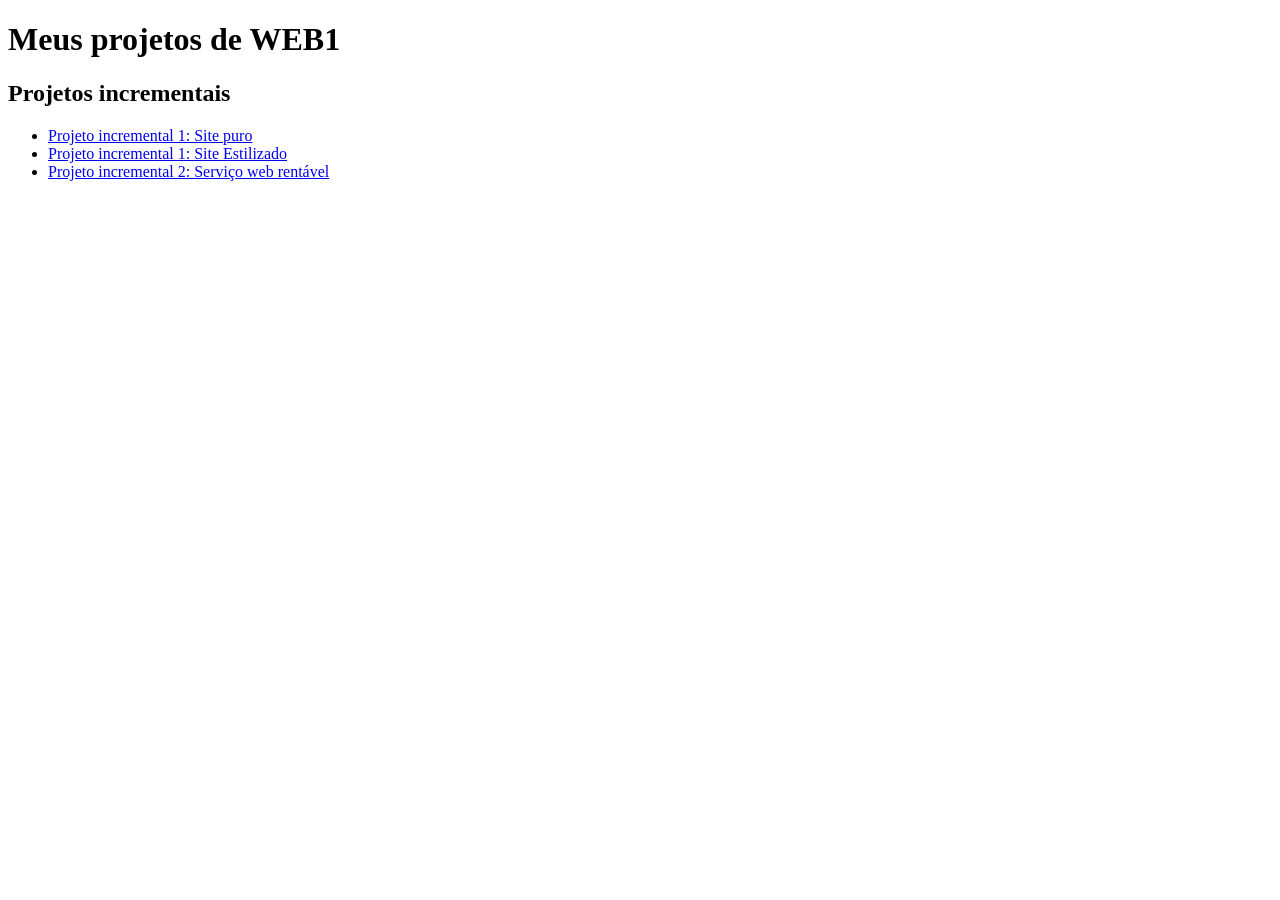
<file: index.html>
<!DOCTYPE html>
<html lang="pt-br">
<head>
    <meta charset="UTF-8">
    <meta name="viewport" content="width=device-width, initial-scale=1.0">
    <title>Meus projetos - WEB1</title>
</head>
<body>
    <h1>Meus projetos de WEB1</h1>

    <h2>Projetos incrementais</h2>

    <ul>
        <li>
            <a href="./projeto_incremental1_sitepuro/index.html">
                Projeto incremental 1: Site puro
            </a>
        </li>
        <li>
            <a href="./projeto_incremental1_siteestilizado/index.html">
                Projeto incremental 1: Site Estilizado
            </a>
        </li>
        <li>
            <a href="./Projeto_incremental2_comparador_textos/index.html">
                Projeto incremental 2: Serviço web rentável
            </a>
        </li>
    </ul>
</body>
</html>
</file>
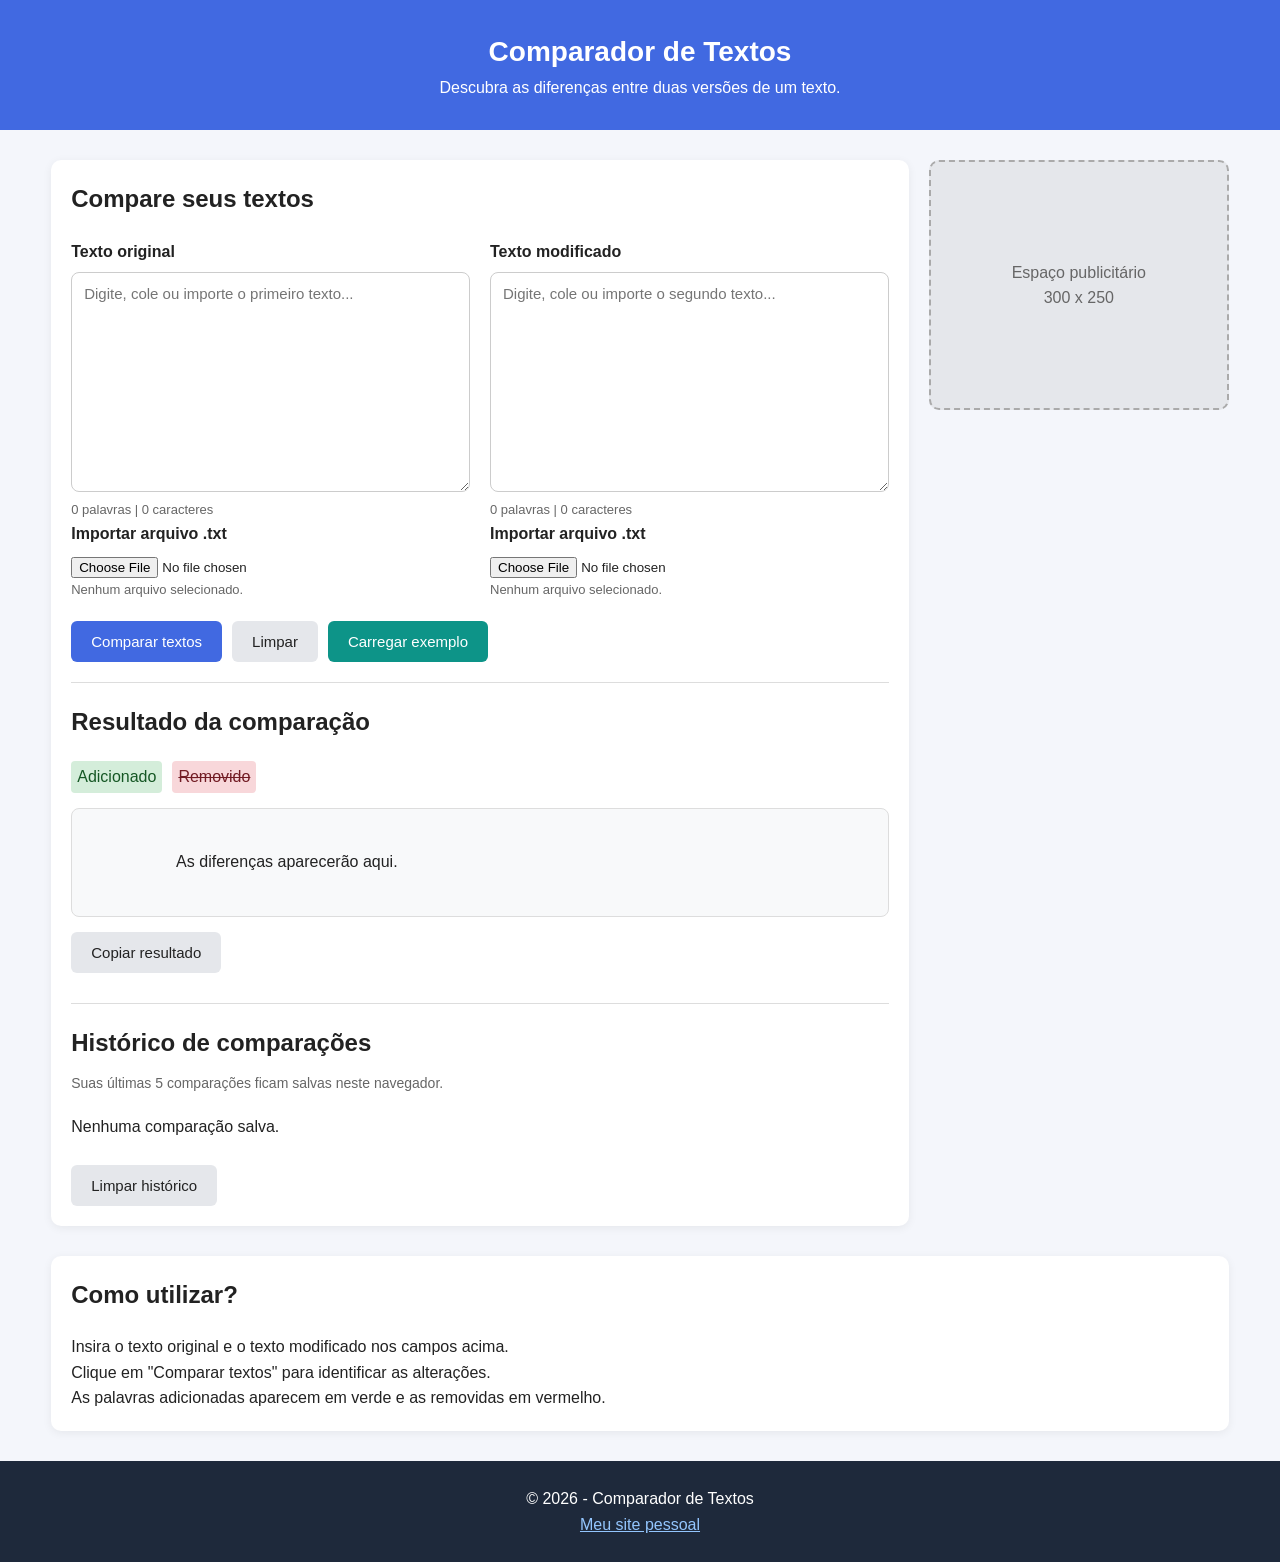
<file: comparador_textos/index.html>
<!DOCTYPE html>
<html lang="pt-BR">
<head>
    <meta charset="UTF-8">
    <meta name="viewport" content="width=device-width, initial-scale=1.0">

    <meta name="description" content="Compare dois textos online e descubra rapidamente as diferenças entre eles.">

    <title>Comparador de Textos Online</title>
    <link rel="stylesheet" href="style.css">
    <script src="script.js" defer></script>
</head>
<body>

    <header>
        <h1>Comparador de Textos</h1>
        <p>Descubra as diferenças entre duas versões de um texto.</p>
    </header>

    <main>
        <section class="ferramenta">
            <h2>Compare seus textos</h2>

            <div class="campos">

                <!-- TEXTO ORIGINAL -->
                <div class="campo">
                    <label for="texto1">Texto original</label>

                    <textarea
                        id="texto1"
                        placeholder="Digite, cole ou importe o primeiro texto..."></textarea>

                    <p id="contador1">0 palavras | 0 caracteres</p>

                    <label for="arquivo1" class="botao-arquivo">
                        Importar arquivo .txt
                    </label>

                    <input
                        type="file"
                        id="arquivo1"
                        accept=".txt,text/plain"
                        class="input-arquivo"
                    >

                    <p id="nomeArquivo1" class="nome-arquivo">
                        Nenhum arquivo selecionado.
                    </p>
                </div>

                <!-- TEXTO MODIFICADO -->
                <div class="campo">
                    <label for="texto2">Texto modificado</label>

                    <textarea
                        id="texto2"
                        placeholder="Digite, cole ou importe o segundo texto..."></textarea>

                    <p id="contador2">0 palavras | 0 caracteres</p>

                    <label for="arquivo2" class="botao-arquivo">
                        Importar arquivo .txt
                    </label>

                    <input
                        type="file"
                        id="arquivo2"
                        accept=".txt,text/plain"
                        class="input-arquivo"
                    >

                    <p id="nomeArquivo2" class="nome-arquivo">
                        Nenhum arquivo selecionado.
                    </p>
                </div>

            </div>
            
            <div class="botoes">
                <button id="comparar">Comparar textos</button>

                <button id="limpar" class="secundario">
                    Limpar
                </button>

                <button id="carregarExemplo" class="secundario">
                    Carregar exemplo
                </button>
            </div>

            <p id="statusExemplo" role="status" aria-live="polite"></p>


            <section class="resultado">
                <h2>Resultado da comparação</h2>

                <div class="legenda">
                    <span class="adicionado">Adicionado</span>
                    <span class="removido">Removido</span>
                </div>

                <div id="resultadoTexto" aria-live="polite">
                    As diferenças aparecerão aqui.
                </div>

                <button id="copiar" class="secundario">
                    Copiar resultado
                </button>
                <div id="notificacao" class="notificacao" role="status" aria-live="polite"></div>

                <div class="historico">
                    <h2>Histórico de comparações</h2>

                    <p class="descricao-historico">
                        Suas últimas 5 comparações ficam salvas neste navegador.
                    </p>

                    <div id="listaHistorico">
                        <p>Nenhuma comparação salva.</p>
                    </div>

                    <button id="limparHistorico" class="secundario">
                        Limpar histórico
                    </button>
                </div>
            </section>
        </section>

        <aside class="anuncio">
            <p>Espaço publicitário</p>
            <span>300 x 250</span>
        </aside>
    </main>

    <section class="instrucoes">
        <h2>Como utilizar?</h2>
        <p>Insira o texto original e o texto modificado nos campos acima.</p>
        <p>Clique em "Comparar textos" para identificar as alterações.</p>
        <p>As palavras adicionadas aparecem em verde e as removidas em vermelho.</p>
    </section>

    <footer>
        <p>© 2026 - Comparador de Textos</p>
        <a href="https://gabrieldelimapereira4535.github.io/WEB1_UTFPR/projeto_incremental2/index.html"
           target="_blank" rel="noopener noreferrer">
            Meu site pessoal
        </a>
    </footer>

</body>
</html>
</file>
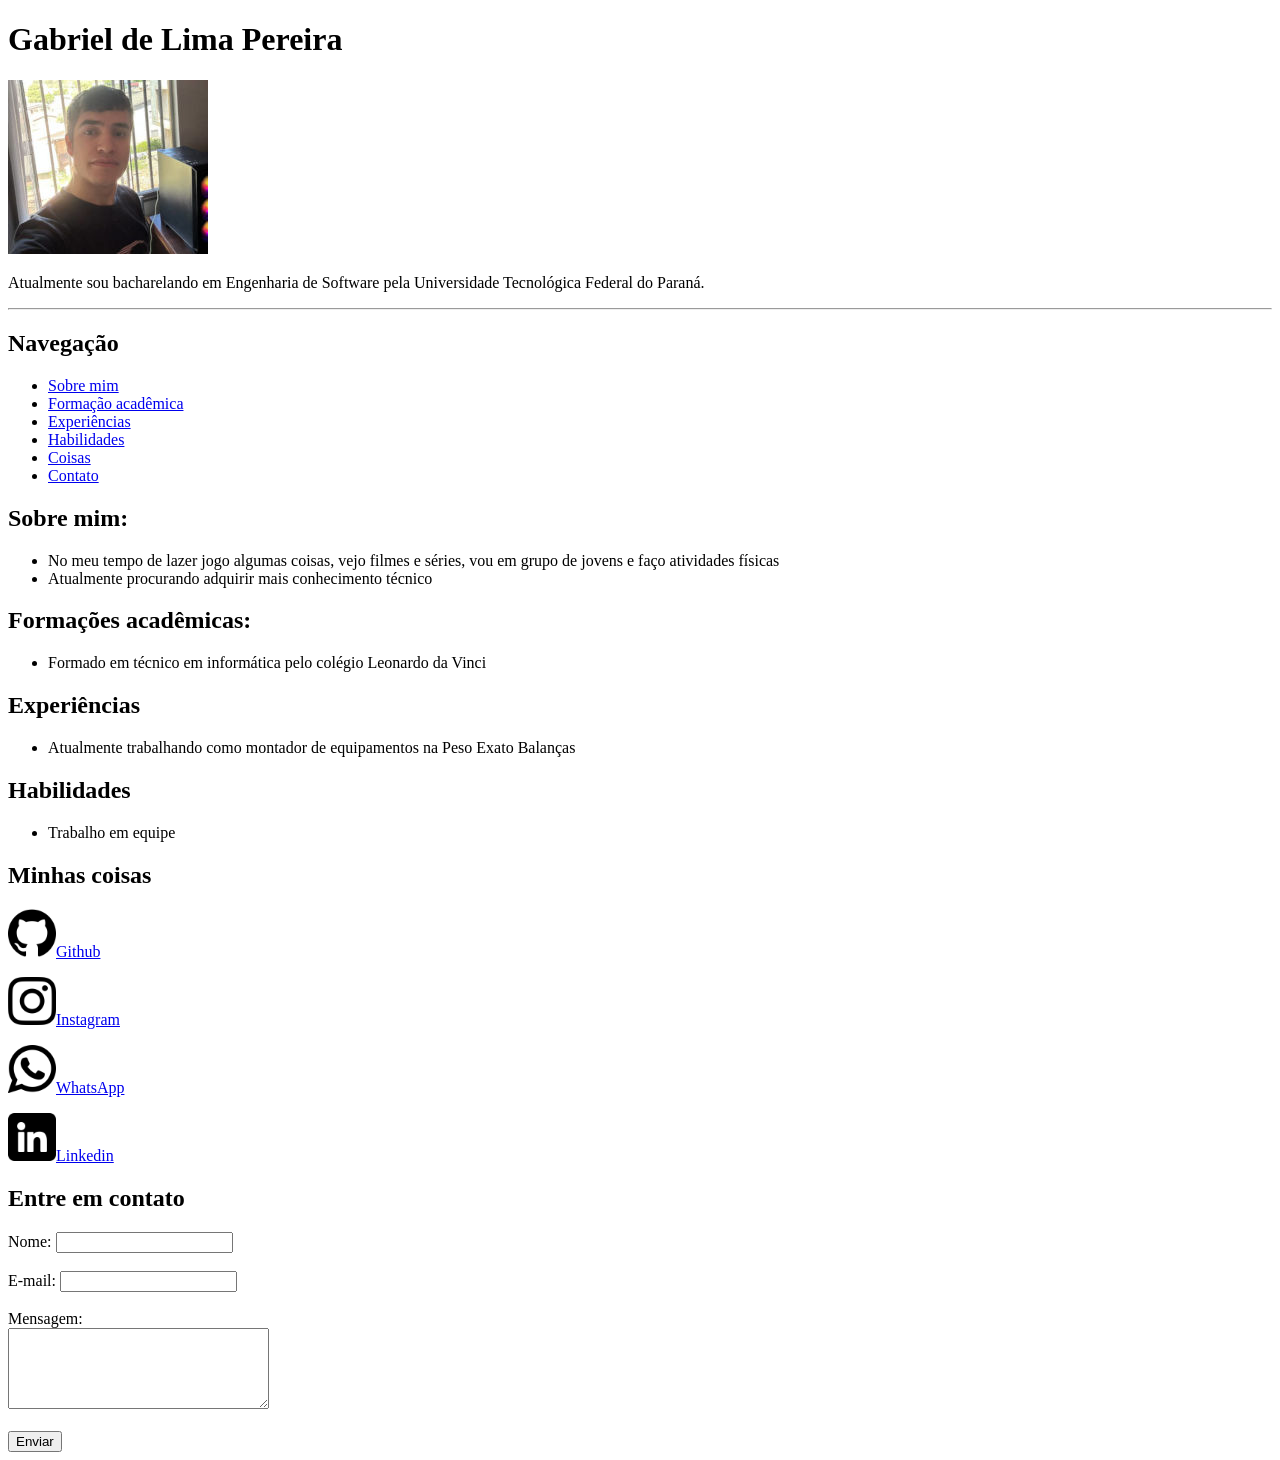
<file: projeto_incremental1/index.html>
<!DOCTYPE html>
<html lang="pt-br">
<head>
    <meta charset="UTF-8">
    <meta name="viewport" content="width=device-width, initial-scale=1.0">
    <title>Sobre mim</title>
    <link rel="shortcut icon" href="icones/topo_site.ico">
</head>
<body>
    <div class="cabecario">
        <h1>Gabriel de Lima Pereira</h1>
        <img src="img/minha_foto_redimensionada.jpeg" alt="minha_foto">
        <p>Atualmente sou bacharelando em Engenharia de Software pela Universidade Tecnológica Federal do Paraná.</p>
        <hr>
    </div>
    <nav>
        <h2>Navegação</h2>
        <ul>
            <li><a href="#sobre">Sobre mim</a></li>
            <li><a href="#formacao">Formação acadêmica</a></li>
            <li><a href="#experiencias">Experiências</a></li>
            <li><a href="#habilidades">Habilidades</a></li>
            <li><a href="#coisas">Coisas</a></li>
            <li><a href="#contato">Contato</a></li>
        </ul>
    </nav>
    <h2 id="sobre">Sobre mim:</h2>
        <ul>
            <li>
                No meu tempo de lazer jogo algumas coisas, vejo filmes e séries, vou em grupo de jovens e faço atividades físicas
            </li>
            <li>
                Atualmente procurando adquirir mais conhecimento técnico
            </li>
        </ul>
    <h2 id="formacao">Formações acadêmicas:</h2>
        <ul>
            <li>
                Formado em técnico em informática pelo colégio Leonardo da Vinci
            </li>
        </ul>
    <h2 id="experiencias">Experiências</h2>
    <ul>
        <li>
            Atualmente trabalhando como montador de equipamentos na Peso Exato Balanças
        </li>
    </ul>
    <h2 id="habilidades">Habilidades</h2>
    <ul>
        <li>
            Trabalho em equipe
        </li>
    </ul>
    <h2 id="coisas">Minhas coisas</h2>
    <p><img src="icones/github.ico" alt="meu_github"><a href="https://github.com/GabrielDeLimaPereira4535" target="_blank" rel="external">Github</a></p> 
    <p><img src="icones/instagram.ico" alt="meu_insta"><a href="https://www.instagram.com/gabriel_de_lima_pereira/" target="_blank" rel="external">Instagram</a></p>
    <p><img src="icones/whatsapp.ico" alt="meu_whats"><a href="https://wa.me/5546999279850" target="_blank" rel="external">WhatsApp</a></p>
    <p><img src="icones/linkedin.ico" alt="meu_linkedin"><a href="https://www.linkedin.com/in/gabriel-de-lima-3818b2224/?isSelfProfile=true">Linkedin</a></p>
    <h2 id="contato">Entre em contato</h2>
    <form action="page2.html" method="get">
        <label for="nome">Nome:</label>
        <input type="text" id="nome" name="nome" required>

        <br><br>

        <label for="email">E-mail:</label>
        <input type="email" id="email" name="email" required>

        <br><br>

        <label for="mensagem">Mensagem:</label>
        <br>
        <textarea id="mensagem" name="mensagem"
                rows="5" cols="30" required></textarea>

        <br><br>

        <button type="submit">Enviar</button>
    </form>
</body>
</html>
</file>
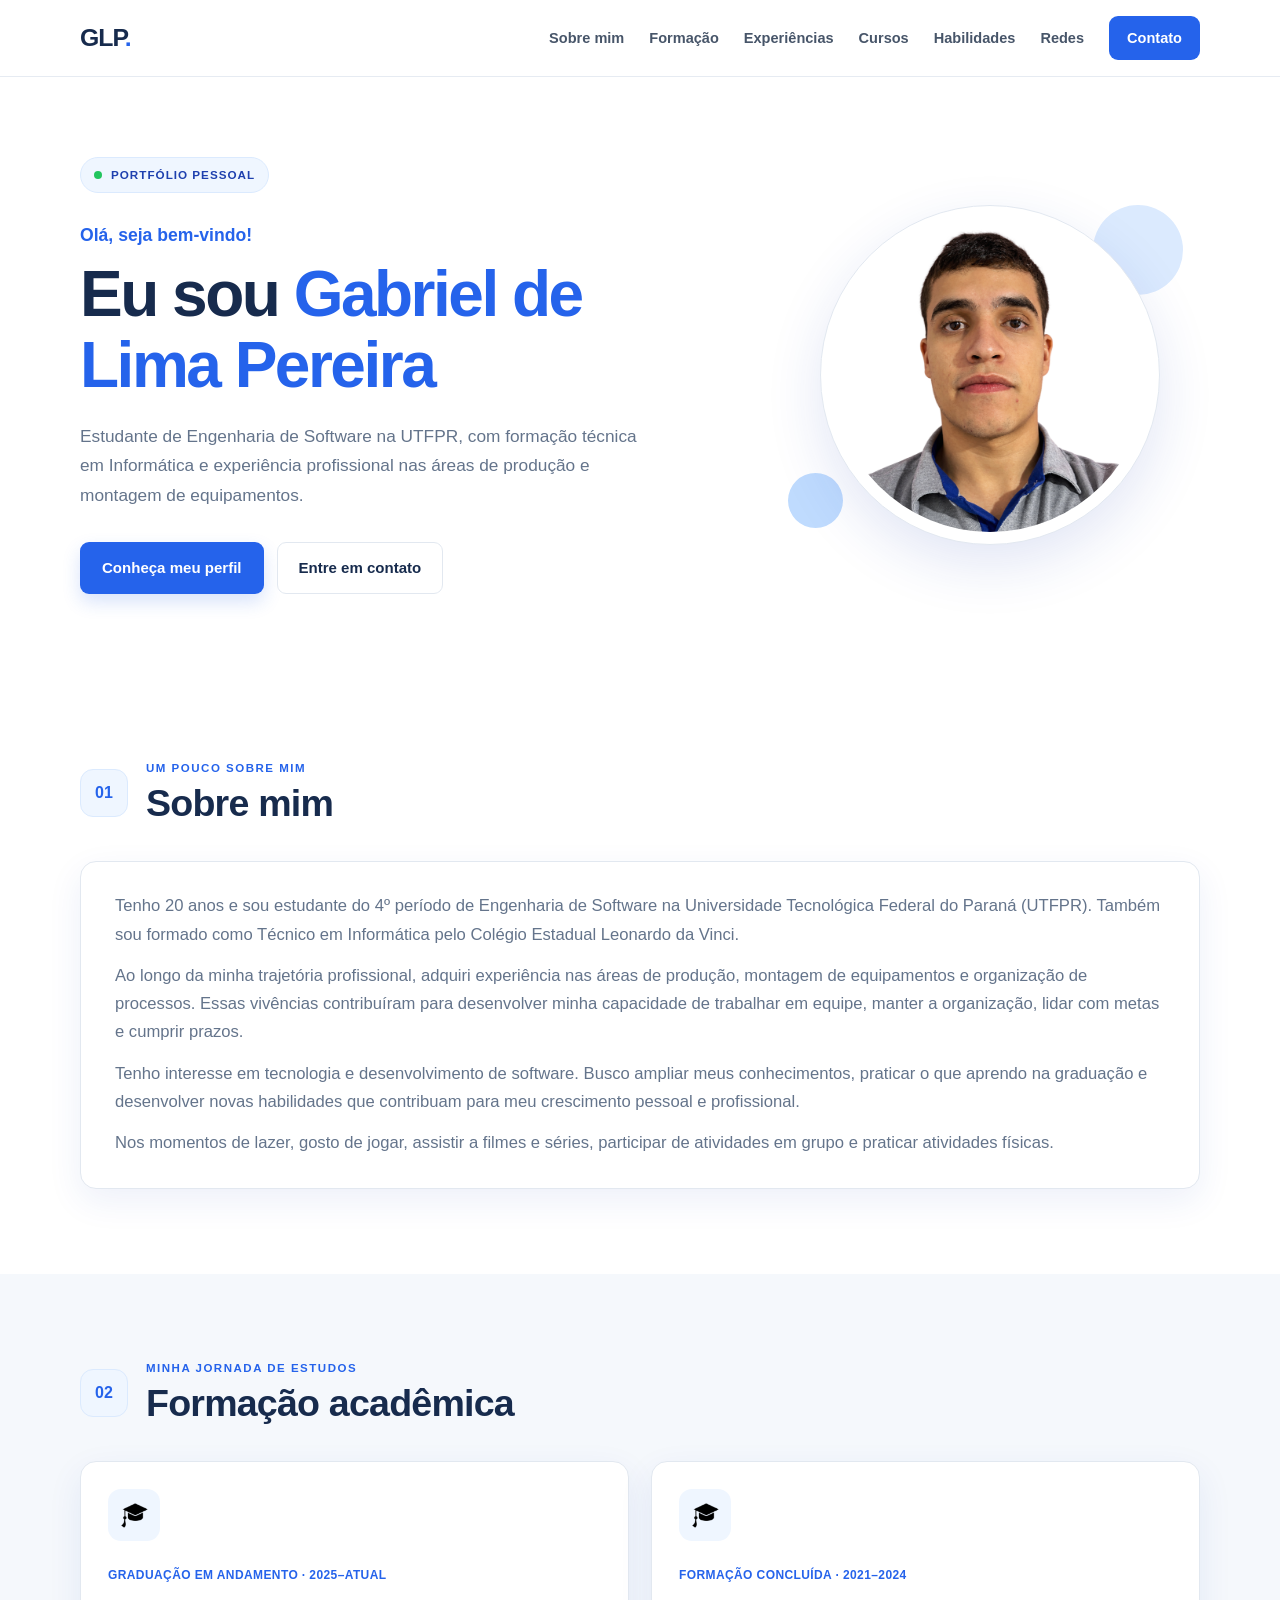
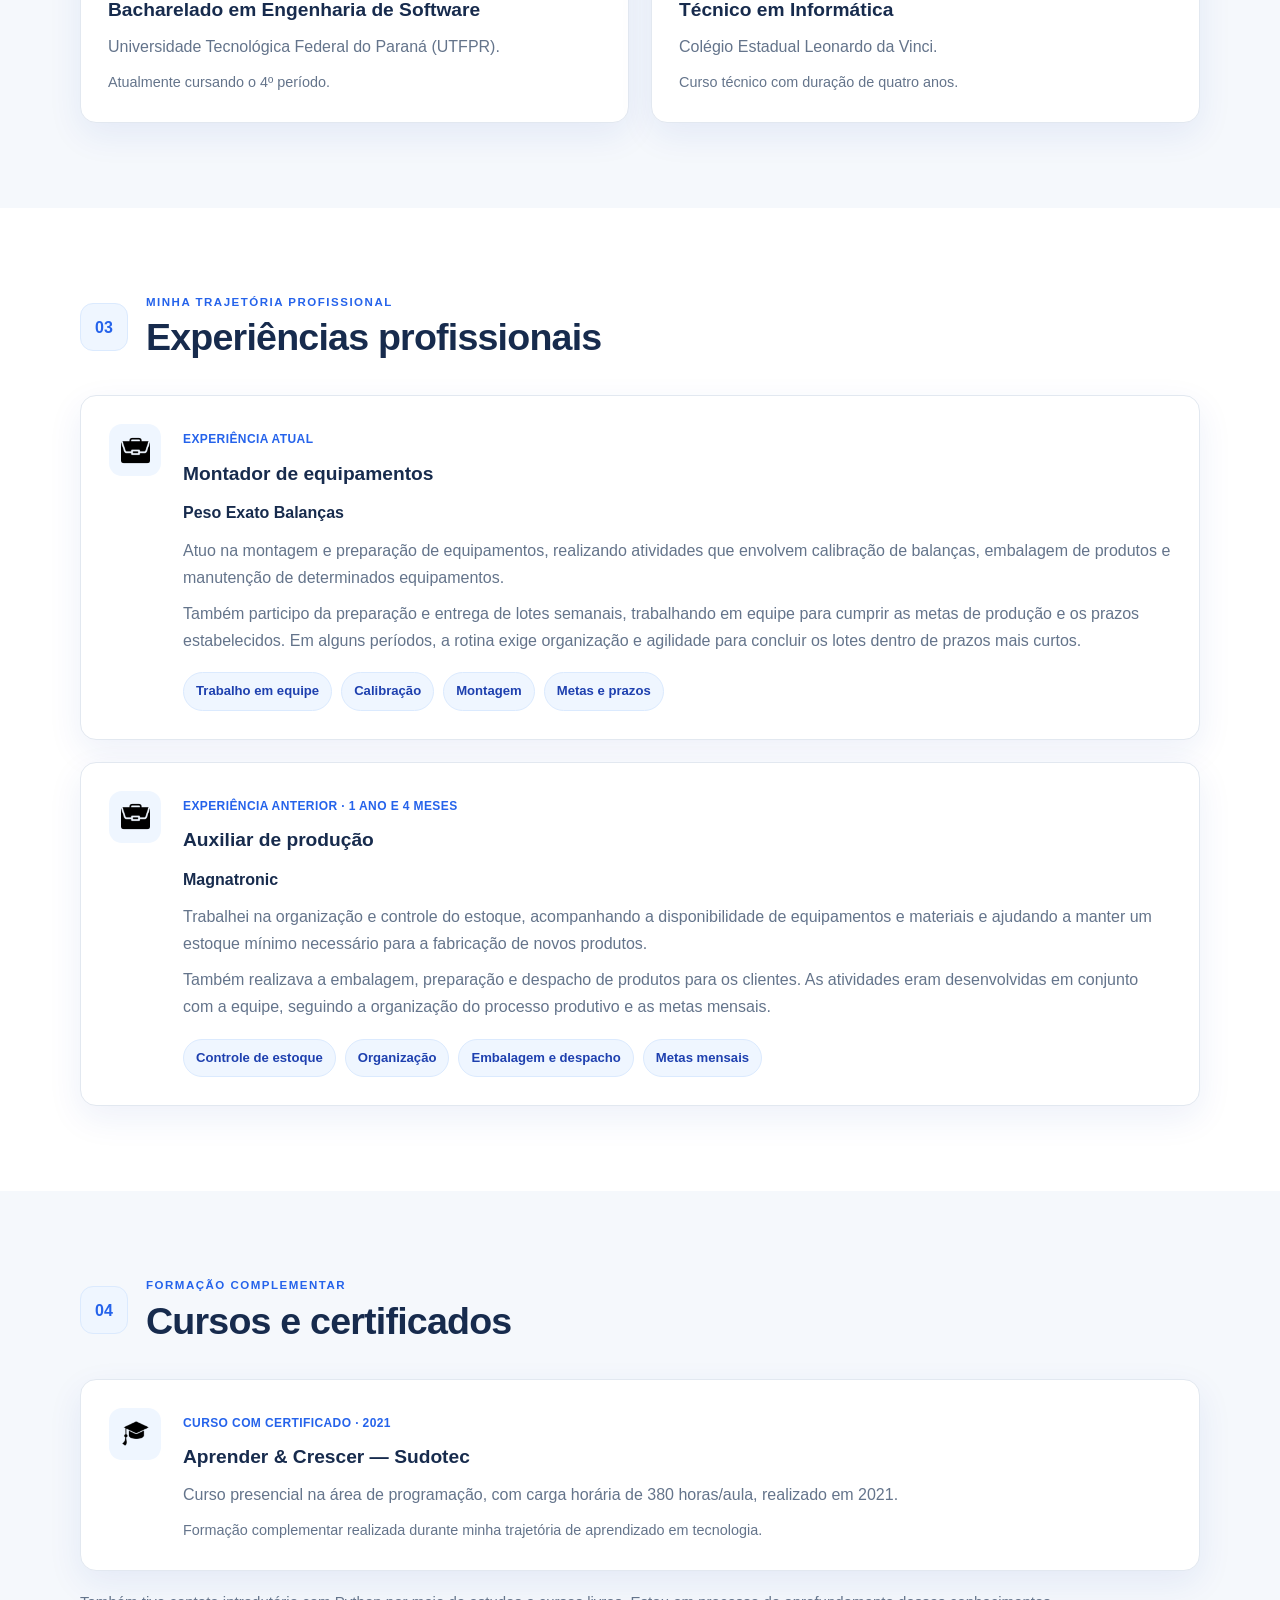
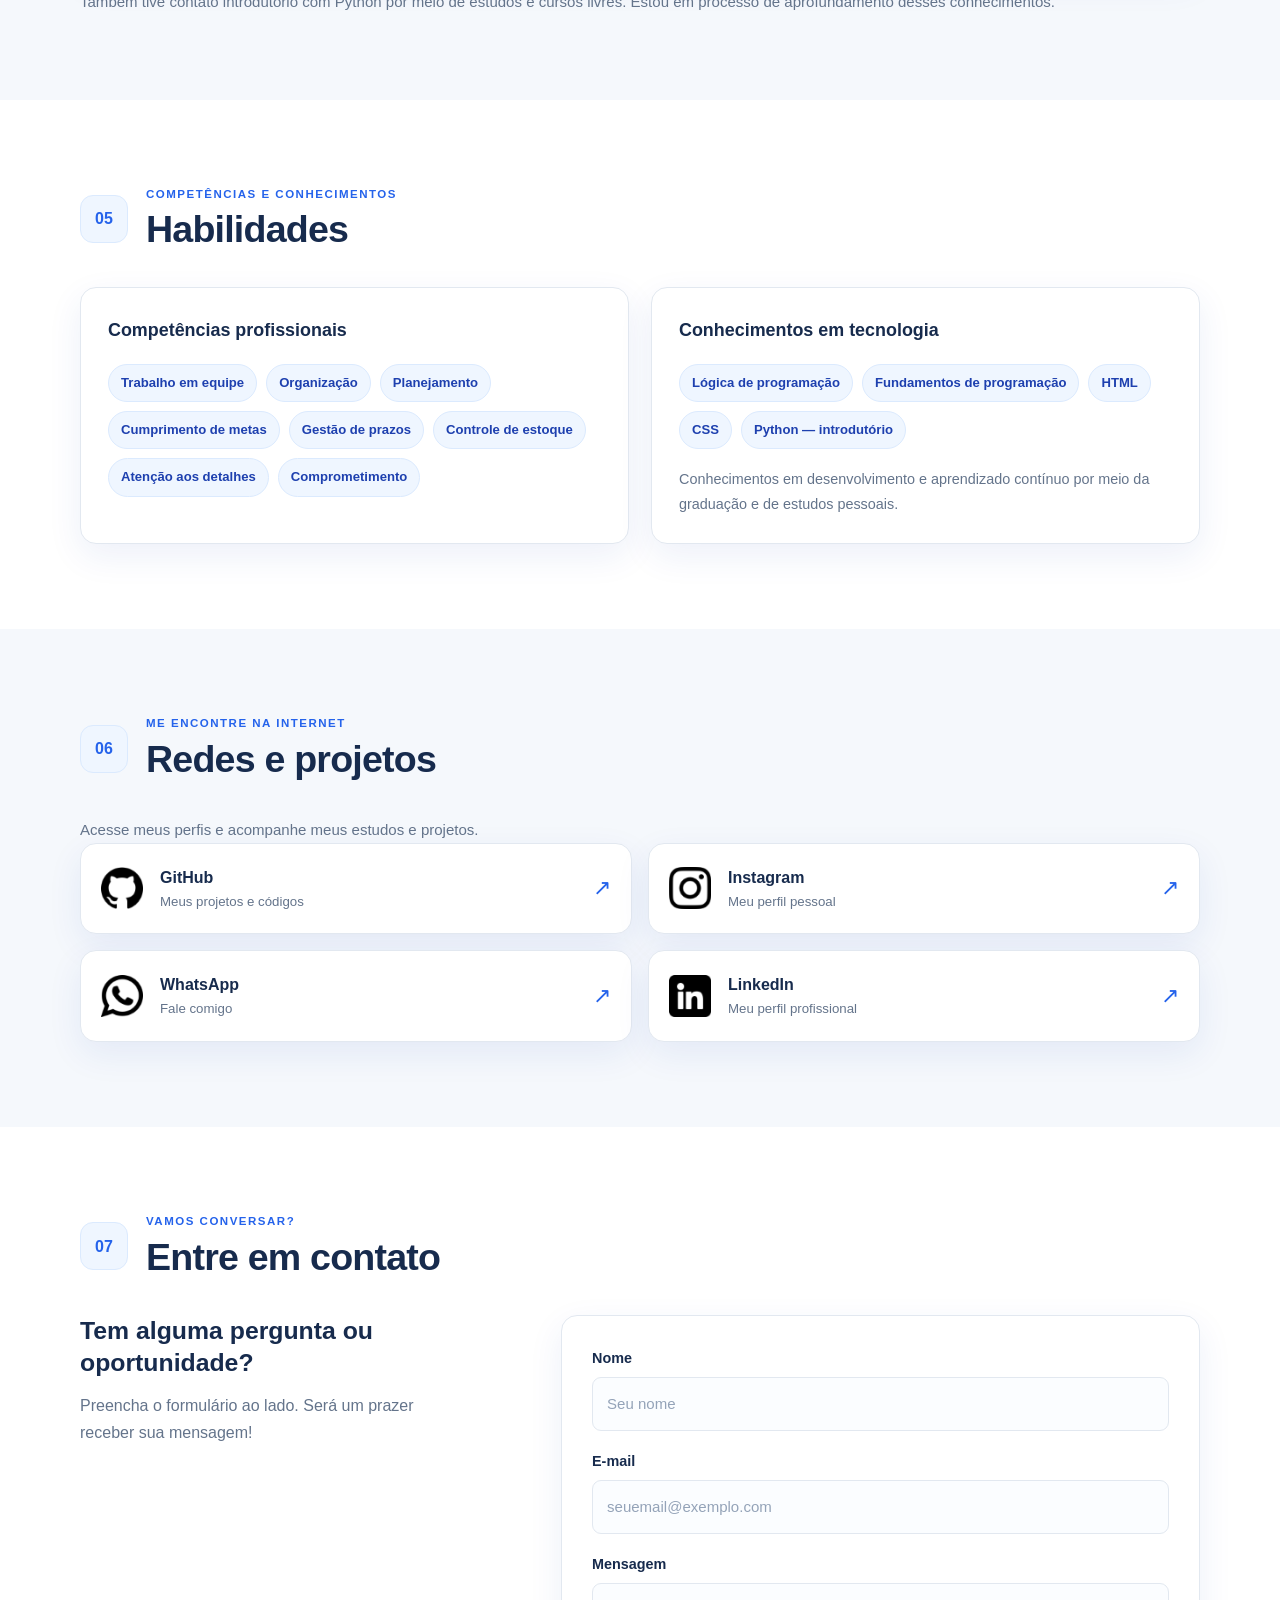
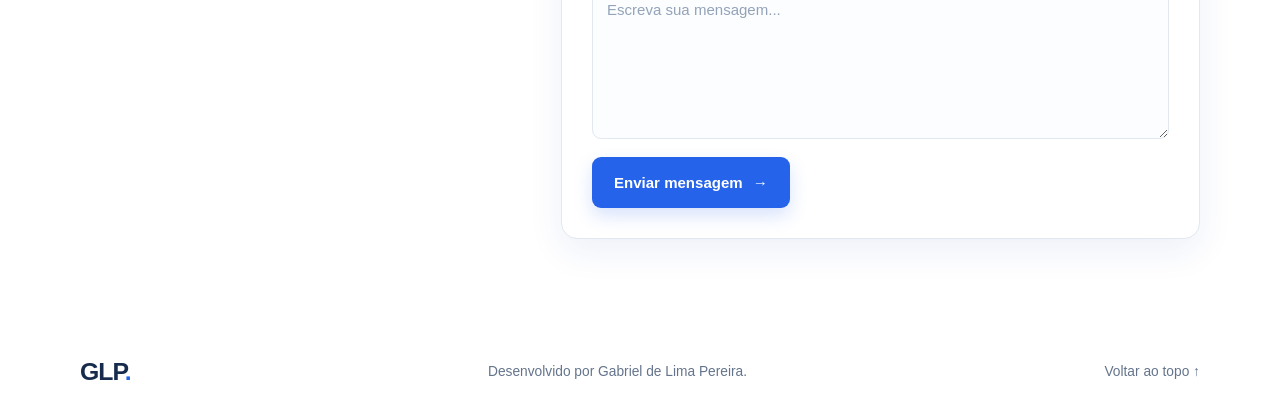
<file: projeto_incremental1_siteestilizado/index.html>
<!DOCTYPE html>
<html lang="pt-BR">
<head>
    <meta charset="UTF-8">
    <meta name="viewport" content="width=device-width, initial-scale=1.0">
    <meta name="description" content="Portfólio de Gabriel de Lima Pereira, estudante de Engenharia de Software na UTFPR.">
    <title>Gabriel de Lima Pereira | Portfólio</title>
    <link rel="shortcut icon" href="icones/toposite.ico">
    <link rel="stylesheet" href="style.css">
</head>
<body>
    <header class="topo">
        <nav class="navbar" aria-label="Navegação principal">
            <a class="logo" href="#inicio">GLP<span>.</span></a>

            <input type="checkbox" id="menu-toggle" class="menu-toggle">
            <label for="menu-toggle" class="menu-icon" aria-label="Abrir ou fechar menu">
                <span></span><span></span><span></span>
            </label>

            <div class="nav-links">
                <a href="#sobre">Sobre mim</a>
                <a href="#formacao">Formação</a>
                <a href="#experiencias">Experiências</a>
                <a href="#cursos">Cursos</a>
                <a href="#habilidades">Habilidades</a>
                <a href="#projetos">Redes</a>
                <a class="nav-contato" href="#contato">Contato</a>
            </div>
        </nav>
    </header>

    <main>
        <section class="hero" id="inicio">
            <div class="hero-conteudo">
                <span class="etiqueta"><span class="status-ponto"></span> PORTFÓLIO PESSOAL</span>
                <p class="saudacao">Olá, seja bem-vindo!</p>
                <h1>Eu sou <span>Gabriel de Lima Pereira</span></h1>
                <p class="hero-descricao">
                    Estudante de Engenharia de Software na UTFPR, com formação técnica em Informática
                    e experiência profissional nas áreas de produção e montagem de equipamentos.
                </p>
                <div class="hero-botoes">
                    <a class="botao botao-principal" href="#sobre">Conheça meu perfil</a>
                    <a class="botao botao-secundario" href="#contato">Entre em contato</a>
                </div>
            </div>

            <div class="hero-foto">
                <div class="foto-moldura">
                    <img src="img/minha_foto_redimensionada.png" alt="Foto de Gabriel de Lima Pereira">
                </div>
                <span class="decoracao decoracao-um"></span>
                <span class="decoracao decoracao-dois"></span>
            </div>
        </section>

        <section class="secao" id="sobre">
            <div class="titulo-secao">
                <span class="numero-secao">01</span>
                <div>
                    <p class="sobretitulo">UM POUCO SOBRE MIM</p>
                    <h2>Sobre mim</h2>
                </div>
            </div>
            <div class="cartao sobre-cartao">
                <p>
                    Tenho 20 anos e sou estudante do 4º período de Engenharia de Software na
                    Universidade Tecnológica Federal do Paraná (UTFPR). Também sou formado como
                    Técnico em Informática pelo Colégio Estadual Leonardo da Vinci.
                </p>
                <p>
                    Ao longo da minha trajetória profissional, adquiri experiência nas áreas de
                    produção, montagem de equipamentos e organização de processos. Essas vivências
                    contribuíram para desenvolver minha capacidade de trabalhar em equipe, manter
                    a organização, lidar com metas e cumprir prazos.
                </p>
                <p>
                    Tenho interesse em tecnologia e desenvolvimento de software. Busco ampliar
                    meus conhecimentos, praticar o que aprendo na graduação e desenvolver novas
                    habilidades que contribuam para meu crescimento pessoal e profissional.
                </p>
                <p>
                    Nos momentos de lazer, gosto de jogar, assistir a filmes e séries, participar
                    de atividades em grupo e praticar atividades físicas.
                </p>
            </div>
        </section>

        <section class="secao secao-fundo" id="formacao">
            <div class="titulo-secao">
                <span class="numero-secao">02</span>
                <div>
                    <p class="sobretitulo">MINHA JORNADA DE ESTUDOS</p>
                    <h2>Formação acadêmica</h2>
                </div>
            </div>
            <div class="grade-cartoes">
                <article class="cartao cartao-info">
                    <div class="icone-cartao">
                        <img src="icones/graduacao.ico" alt="">
                    </div>
                    <span class="cartao-tag">Graduação em andamento · 2025–atual</span>
                    <h3>Bacharelado em Engenharia de Software</h3>
                    <p>Universidade Tecnológica Federal do Paraná (UTFPR).</p>
                    <p class="detalhe-cartao">Atualmente cursando o 4º período.</p>
                </article>

                <article class="cartao cartao-info">
                    <div class="icone-cartao">
                        <img src="icones/graduacao.ico" alt="">
                    </div>
                    <span class="cartao-tag">Formação concluída · 2021–2024</span>
                    <h3>Técnico em Informática</h3>
                    <p>Colégio Estadual Leonardo da Vinci.</p>
                    <p class="detalhe-cartao">Curso técnico com duração de quatro anos.</p>
                </article>
            </div>
        </section>

        <section class="secao" id="experiencias">
            <div class="titulo-secao">
                <span class="numero-secao">03</span>
                <div>
                    <p class="sobretitulo">MINHA TRAJETÓRIA PROFISSIONAL</p>
                    <h2>Experiências profissionais</h2>
                </div>
            </div>

            <div class="experiencias-lista">
                <article class="cartao experiencia-cartao">
                    <div class="icone-cartao">
                        <img src="icones/experiencia.ico" alt="">
                    </div>
                    <div class="experiencia-conteudo">
                        <span class="cartao-tag">Experiência atual</span>
                        <h3>Montador de equipamentos</h3>
                        <p class="empresa">Peso Exato Balanças</p>
                        <p>
                            Atuo na montagem e preparação de equipamentos, realizando atividades
                            que envolvem calibração de balanças, embalagem de produtos e manutenção
                            de determinados equipamentos.
                        </p>
                        <p>
                            Também participo da preparação e entrega de lotes semanais, trabalhando
                            em equipe para cumprir as metas de produção e os prazos estabelecidos.
                            Em alguns períodos, a rotina exige organização e agilidade para concluir
                            os lotes dentro de prazos mais curtos.
                        </p>
                        <div class="competencias">
                            <span>Trabalho em equipe</span>
                            <span>Calibração</span>
                            <span>Montagem</span>
                            <span>Metas e prazos</span>
                        </div>
                    </div>
                </article>

                <article class="cartao experiencia-cartao">
                    <div class="icone-cartao">
                        <img src="icones/experiencia.ico" alt="">
                    </div>
                    <div class="experiencia-conteudo">
                        <span class="cartao-tag">Experiência anterior · 1 ano e 4 meses</span>
                        <h3>Auxiliar de produção</h3>
                        <p class="empresa">Magnatronic</p>
                        <p>
                            Trabalhei na organização e controle do estoque, acompanhando a
                            disponibilidade de equipamentos e materiais e ajudando a manter um
                            estoque mínimo necessário para a fabricação de novos produtos.
                        </p>
                        <p>
                            Também realizava a embalagem, preparação e despacho de produtos para
                            os clientes. As atividades eram desenvolvidas em conjunto com a equipe,
                            seguindo a organização do processo produtivo e as metas mensais.
                        </p>
                        <div class="competencias">
                            <span>Controle de estoque</span>
                            <span>Organização</span>
                            <span>Embalagem e despacho</span>
                            <span>Metas mensais</span>
                        </div>
                    </div>
                </article>
            </div>
        </section>

        <section class="secao secao-fundo" id="cursos">
            <div class="titulo-secao">
                <span class="numero-secao">04</span>
                <div>
                    <p class="sobretitulo">FORMAÇÃO COMPLEMENTAR</p>
                    <h2>Cursos e certificados</h2>
                </div>
            </div>
            <article class="cartao curso-cartao">
                <div class="icone-cartao">
                    <img src="icones/graduacao.ico" alt="">
                </div>
                <div>
                    <span class="cartao-tag">Curso com certificado · 2021</span>
                    <h3>Aprender &amp; Crescer — Sudotec</h3>
                    <p>
                        Curso presencial na área de programação, com carga horária de
                        380 horas/aula, realizado em 2021.
                    </p>
                    <p class="detalhe-cartao">
                        Formação complementar realizada durante minha trajetória de aprendizado
                        em tecnologia.
                    </p>
                </div>
            </article>
            <p class="nota-cursos">
                Também tive contato introdutório com Python por meio de estudos e cursos livres.
                Estou em processo de aprofundamento desses conhecimentos.
            </p>
        </section>

        <section class="secao" id="habilidades">
            <div class="titulo-secao">
                <span class="numero-secao">05</span>
                <div>
                    <p class="sobretitulo">COMPETÊNCIAS E CONHECIMENTOS</p>
                    <h2>Habilidades</h2>
                </div>
            </div>

            <div class="habilidades-grade">
                <article class="cartao habilidade-cartao">
                    <h3>Competências profissionais</h3>
                    <div class="tags-habilidades">
                        <span>Trabalho em equipe</span>
                        <span>Organização</span>
                        <span>Planejamento</span>
                        <span>Cumprimento de metas</span>
                        <span>Gestão de prazos</span>
                        <span>Controle de estoque</span>
                        <span>Atenção aos detalhes</span>
                        <span>Comprometimento</span>
                    </div>
                </article>

                <article class="cartao habilidade-cartao">
                    <h3>Conhecimentos em tecnologia</h3>
                    <div class="tags-habilidades">
                        <span>Lógica de programação</span>
                        <span>Fundamentos de programação</span>
                        <span>HTML</span>
                        <span>CSS</span>
                        <span>Python — introdutório</span>
                    </div>
                    <p class="detalhe-cartao">
                        Conhecimentos em desenvolvimento e aprendizado contínuo por meio da graduação
                        e de estudos pessoais.
                    </p>
                </article>
            </div>
        </section>

        <section class="secao secao-fundo" id="projetos">
            <div class="titulo-secao">
                <span class="numero-secao">06</span>
                <div>
                    <p class="sobretitulo">ME ENCONTRE NA INTERNET</p>
                    <h2>Redes e projetos</h2>
                </div>
            </div>
            <p class="introducao-redes">
                Acesse meus perfis e acompanhe meus estudos e projetos.
            </p>
            <div class="redes-grade">
                <a class="rede-cartao cartao" href="https://github.com/GabrielDeLimaPereira4535" target="_blank" rel="noopener noreferrer">
                    <img src="icones/github.ico" alt="">
                    <span><strong>GitHub</strong><small>Meus projetos e códigos</small></span>
                    <span class="seta" aria-hidden="true">↗</span>
                </a>
                <a class="rede-cartao cartao" href="https://www.instagram.com/gabriel_de_lima_pereira/" target="_blank" rel="noopener noreferrer">
                    <img src="icones/instagram.ico" alt="">
                    <span><strong>Instagram</strong><small>Meu perfil pessoal</small></span>
                    <span class="seta" aria-hidden="true">↗</span>
                </a>
                <a class="rede-cartao cartao" href="https://wa.me/5546999279850" target="_blank" rel="noopener noreferrer">
                    <img src="icones/whatsapp.ico" alt="">
                    <span><strong>WhatsApp</strong><small>Fale comigo</small></span>
                    <span class="seta" aria-hidden="true">↗</span>
                </a>
                <a class="rede-cartao cartao" href="https://www.linkedin.com/in/gabriel-de-lima-3818b2224/?isSelfProfile=true" target="_blank" rel="noopener noreferrer">
                    <img src="icones/linkedin.ico" alt="">
                    <span><strong>LinkedIn</strong><small>Meu perfil profissional</small></span>
                    <span class="seta" aria-hidden="true">↗</span>
                </a>
            </div>
        </section>

        <section class="secao secao-contato" id="contato">
            <div class="titulo-secao">
                <span class="numero-secao">07</span>
                <div>
                    <p class="sobretitulo">VAMOS CONVERSAR?</p>
                    <h2>Entre em contato</h2>
                </div>
            </div>
            <div class="contato-layout">
                <div class="contato-texto">
                    <h3>Tem alguma pergunta ou oportunidade?</h3>
                    <p>Preencha o formulário ao lado. Será um prazer receber sua mensagem!</p>
                </div>
                <form class="form-contato" action="page2.html" method="get">
                    <div class="campo">
                        <label for="nome">Nome</label>
                        <input type="text" id="nome" name="nome" placeholder="Seu nome" required>
                    </div>
                    <div class="campo">
                        <label for="email">E-mail</label>
                        <input type="email" id="email" name="email" placeholder="seuemail@exemplo.com" required>
                    </div>
                    <div class="campo">
                        <label for="mensagem">Mensagem</label>
                        <textarea id="mensagem" name="mensagem" rows="5" placeholder="Escreva sua mensagem..." required></textarea>
                    </div>
                    <button class="botao botao-principal botao-enviar" type="submit">
                        Enviar mensagem <span aria-hidden="true">→</span>
                    </button>
                </form>
            </div>
        </section>
    </main>

    <footer class="rodape">
        <a class="logo" href="#inicio">GLP<span>.</span></a>
        <p>Desenvolvido por Gabriel de Lima Pereira.</p>
        <a href="#inicio" class="voltar-topo">Voltar ao topo ↑</a>
    </footer>
</body>
</html>
</file>
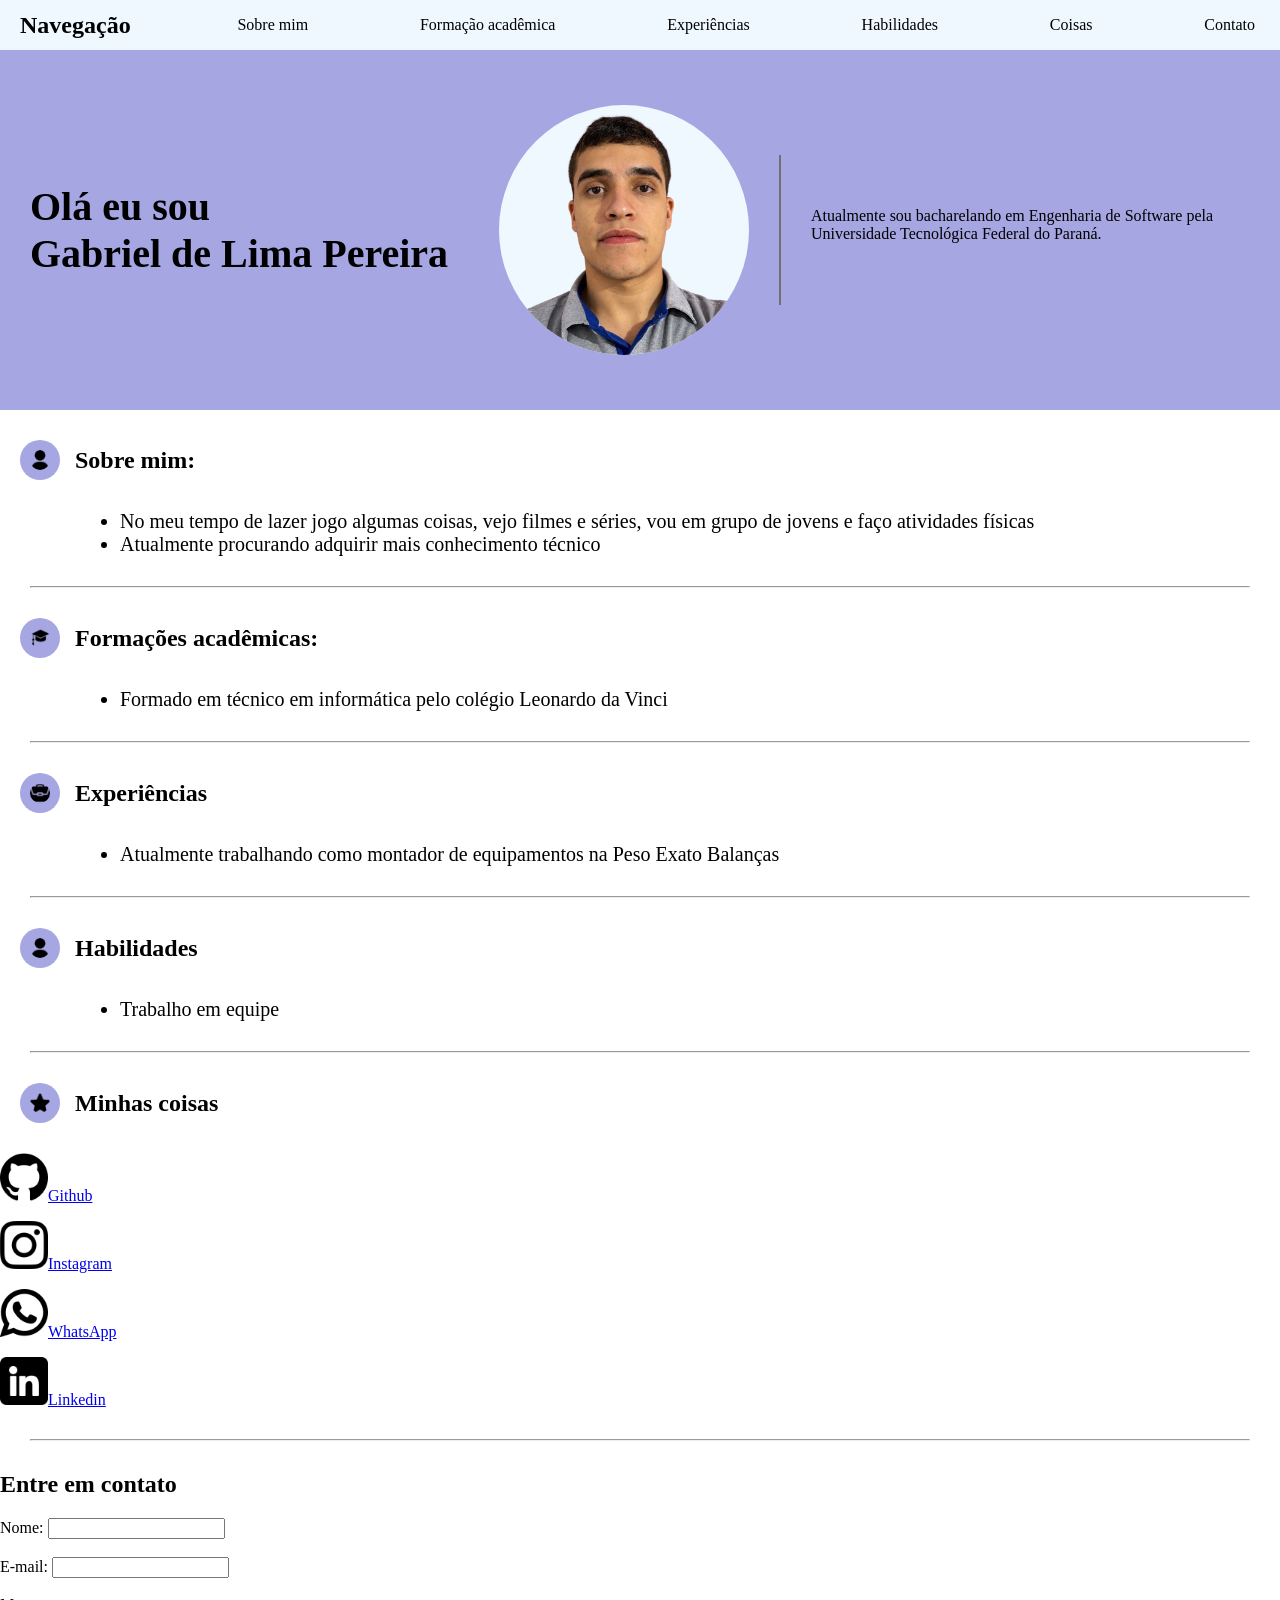
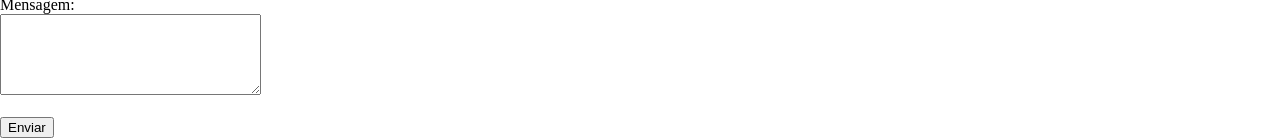
<file: projeto_incrmental2/index.html>
<!DOCTYPE html>
<html lang="pt-br">
<head>
    <meta charset="UTF-8">
    <meta name="viewport" content="width=device-width, initial-scale=1.0">
    <title>Sobre mim</title>
    <link rel="shortcut icon" href="icones/topo_site.ico">
    <link rel="stylesheet" href="style.css">
</head>
<body>
    <nav class="navbar">
        <h2>Navegação</h2>
            <a href="#sobre">Sobre mim</a>
            <a href="#formacao">Formação acadêmica</a>
            <a href="#experiencias">Experiências</a>
            <a href="#habilidades">Habilidades</a>
            <a href="#coisas">Coisas</a>
            <a href="#contato">Contato</a>
    </nav>
    <div class="cabecario">
        <div class="titulo">
            <h1 class="nome">Olá eu sou<br>Gabriel de Lima Pereira</h1>
        </div>
        <div class="foto_minha">
            <img src="img/minha_foto_redimensionada.png" alt="minha_foto">
        </div>
        <div class="linha_vertical"></div>
        <div class="paragrafo">
            <p>Atualmente sou bacharelando em Engenharia de Software pela Universidade Tecnológica Federal do Paraná.</p>
        </div>
    </div>
    
    <div class="subtitulos">
        <img class="icones" src="icones/icone_user.ico" alt="icone_user">
        <h2 id="sobre">Sobre mim:</h2>
    </div>
    <div class="listas">
        <ul>
            <li>
            No meu tempo de lazer jogo algumas coisas, vejo filmes e séries, vou em grupo de jovens e faço atividades físicas
            </li>
            <li>
                Atualmente procurando adquirir mais conhecimento técnico
            </li>
        </ul>
    </div>
    <hr class="linha_horizontal">
    
    <div class="subtitulos">
        <img class="icones" src="icones/graduacao.ico" alt="icone_formacao">
        <h2 id="formacao">Formações acadêmicas:</h2>
    </div>

    <div class="listas">
        <ul>
            <li>
                Formado em técnico em informática pelo colégio Leonardo da Vinci
            </li>
        </ul>
    </div>
    <hr class="linha_horizontal">

    <div class="subtitulos" >
        <img class="icones" src="icones/experiencia.ico" alt="icone_experiencias">
        <h2 id="experiencias">Experiências</h2>
    </div>

    <div class="listas">
        <ul>
            <li>
                Atualmente trabalhando como montador de equipamentos na Peso Exato Balanças
            </li>
        </ul>
    </div>
    <hr class="linha_horizontal">

    <div class="subtitulos">
        <img class="icones" src="icones/icone_user.ico" alt="icone_habilidades">
        <h2 id="habilidades">Habilidades</h2>
    </div>
    <div class="listas">
        <ul>
            <li>
                Trabalho em equipe
            </li>
        </ul>
    </div>
    <hr class="linha_horizontal">

    <div class="subtitulos">
        <img class="icones" src="icones/estrela.ico" alt="icone_coisas">
        <h2 id="coisas">Minhas coisas</h2>
    </div>
    <p><img src="icones/github.ico" alt="meu_github"><a href="https://github.com/GabrielDeLimaPereira4535" target="_blank" rel="external">Github</a></p> 
    <p><img src="icones/instagram.ico" alt="meu_insta"><a href="https://www.instagram.com/gabriel_de_lima_pereira/" target="_blank" rel="external">Instagram</a></p>
    <p><img src="icones/whatsapp.ico" alt="meu_whats"><a href="https://wa.me/5546999279850" target="_blank" rel="external">WhatsApp</a></p>
    <p><img src="icones/linkedin.ico" alt="meu_linkedin"><a href="https://www.linkedin.com/in/gabriel-de-lima-3818b2224/?isSelfProfile=true">Linkedin</a></p>
    <hr class="linha_horizontal">

    <h2 id="contato">Entre em contato</h2>

    <form action="page2.html" method="get">
        <label for="nome">Nome:</label>
        <input type="text" id="nome" name="nome" required>

        <br><br>

        <label for="email">E-mail:</label>
        <input type="email" id="email" name="email" required>

        <br><br>

        <label for="mensagem">Mensagem:</label>
        <br>
        <textarea id="mensagem" name="mensagem"
                rows="5" cols="30" required></textarea>

        <br><br>

        <button type="submit">Enviar</button>
    </form>
</body>
</html>
</file>
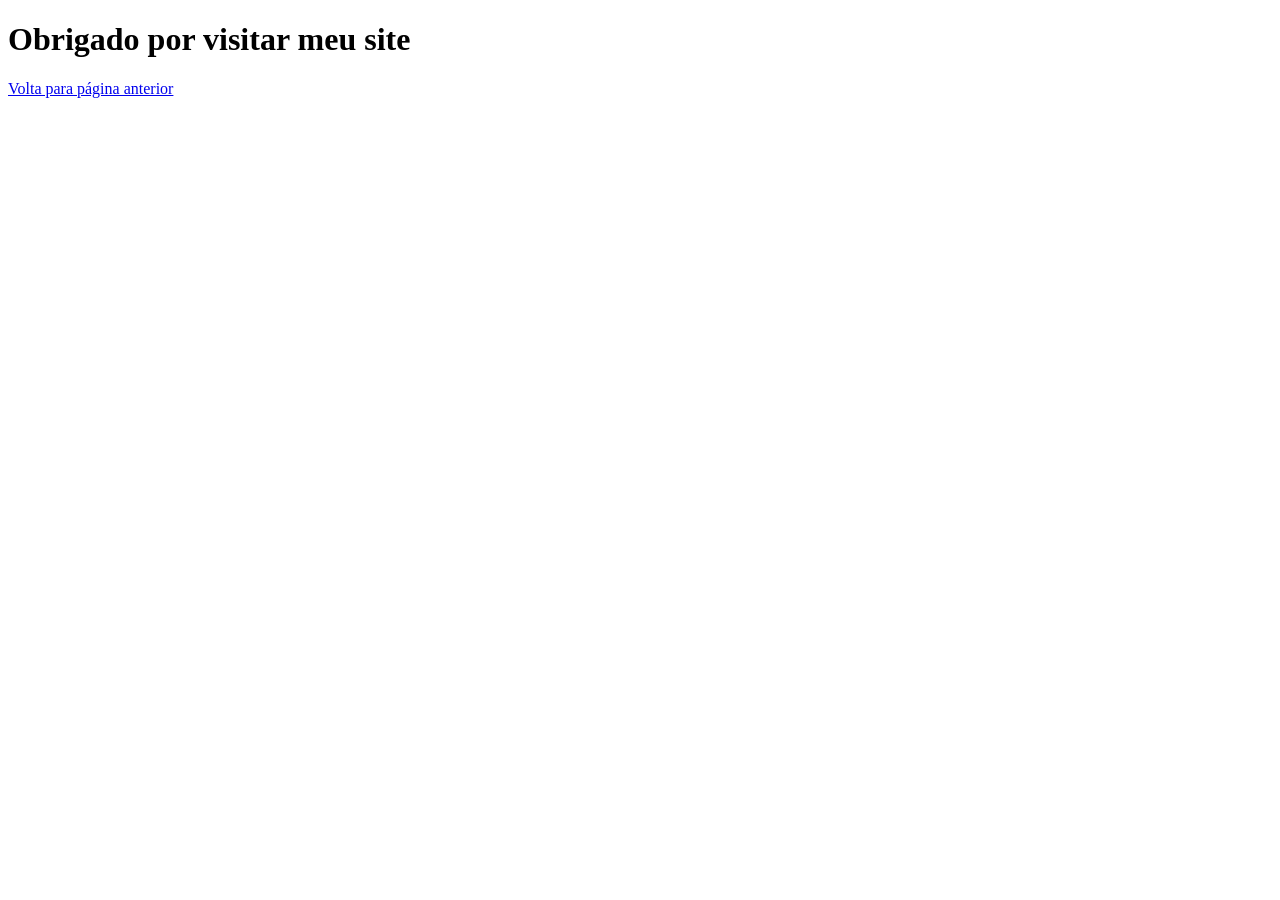
<file: projeto_incremental1/page2.html>
<!DOCTYPE html>
<html lang="pt-br">
<head>
    <meta charset="UTF-8">
    <meta name="viewport" content="width=device-width, initial-scale=1.0">
    <title>Page2</title>
</head>
<body>
    <h1>Obrigado por visitar meu site</h1>
    <p><a href="index.html" rel="prev">Volta para página anterior</a></p>
</body>
</html>
</file>
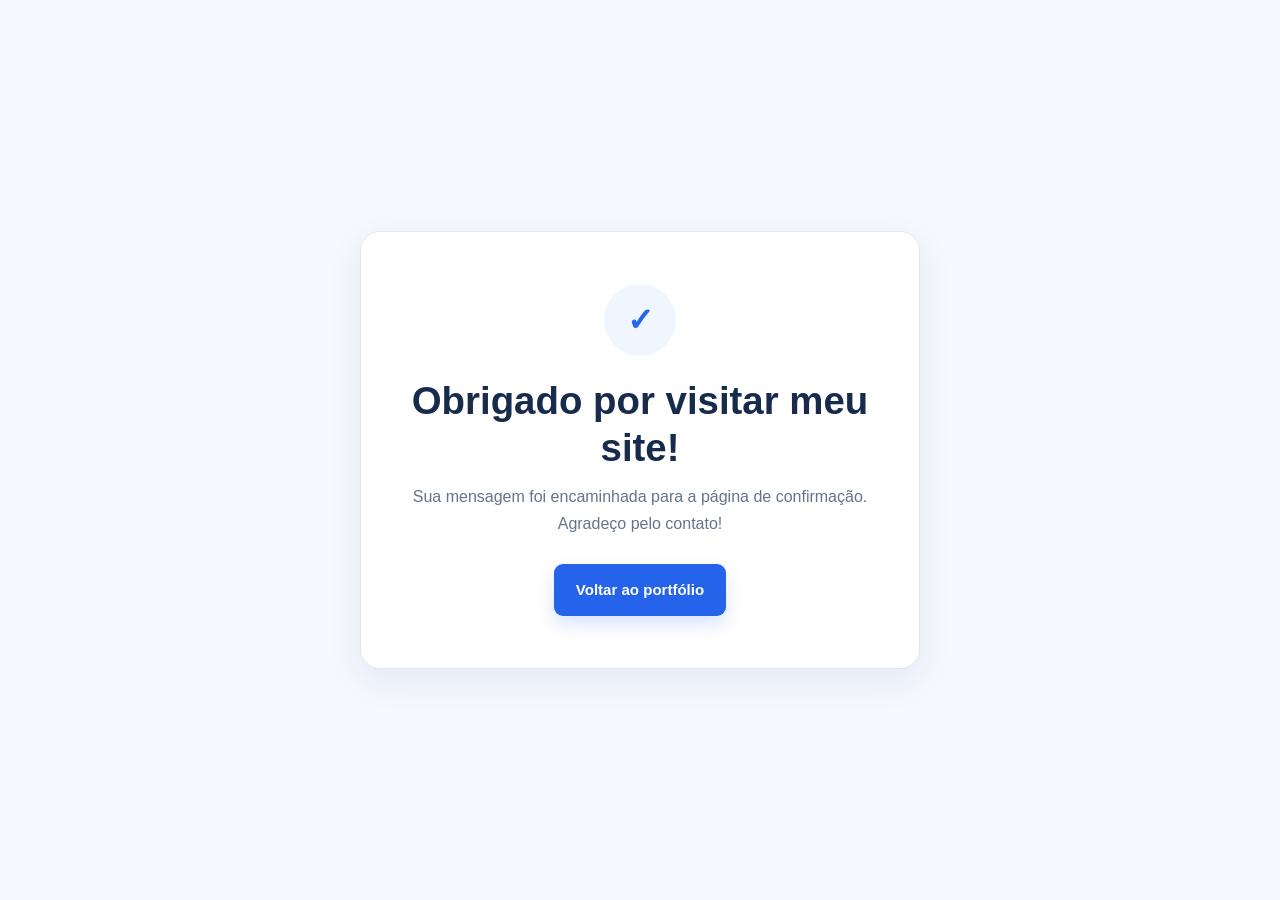
<file: projeto_incremental1_siteestilizado/page2.html>
<!DOCTYPE html>
<html lang="pt-BR">
<head>
    <meta charset="UTF-8">
    <meta name="viewport" content="width=device-width, initial-scale=1.0">
    <meta name="description" content="Confirmação de envio de mensagem para Gabriel de Lima Pereira.">
    <title>Mensagem enviada | Gabriel de Lima Pereira</title>
    <link rel="shortcut icon" href="icones/toposite.ico">
    <link rel="stylesheet" href="style.css">
</head>
<body>
    <main class="pagina-obrigado">
        <section class="cartao-obrigado" aria-labelledby="titulo-obrigado">
            <div class="simbolo-obrigado" aria-hidden="true">✓</div>

            <h1 id="titulo-obrigado">Obrigado por visitar meu site!</h1>

            <p>
                Sua mensagem foi encaminhada para a página de confirmação.
                Agradeço pelo contato!
            </p>

            <a class="botao botao-principal" href="index.html" rel="prev">
                Voltar ao portfólio
            </a>
        </section>
    </main>
</body>
</html>
</file>
<file: comparador_textos/style.css>
* {
    margin: 0;
    padding: 0;
    box-sizing: border-box;
}

body {
    font-family: Arial, sans-serif;
    background: #f4f6fb;
    color: #222;
    line-height: 1.6;
}

header {
    background: #4169e1;
    color: white;
    text-align: center;
    padding: 30px 15px;
}

header h1 {
    font-size: 28px;
}

main {
    width: 92%;
    max-width: 1200px;
    margin: 30px auto;
    display: flex;
    flex-direction: column;
    gap: 20px;
}

.ferramenta, .instrucoes {
    background: white;
    padding: 20px;
    border-radius: 10px;
    box-shadow: 0 2px 10px #00000010;
}

h2 {
    margin-bottom: 20px;
}

.campos {
    display: flex;
    flex-direction: column;
    gap: 20px;
}

.campo {
    flex: 1;
    min-width: 0;
}

label {
    display: block;
    font-weight: bold;
    margin-bottom: 8px;
}

textarea {
    width: 100%;
    min-height: 220px;
    padding: 12px;
    border: 1px solid #ccc;
    border-radius: 8px;
    font-family: inherit;
    font-size: 15px;
    resize: vertical;
}

textarea:focus {
    outline: 2px solid #4169e1;
}

.campo p {
    font-size: 13px;
    color: #666;
}

.botoes {
    display: flex;
    flex-wrap: wrap;
    gap: 10px;
    margin: 20px 0;
}

button {
    background: #4169e1;
    color: white;
    border: none;
    border-radius: 6px;
    padding: 12px 20px;
    cursor: pointer;
    font-size: 15px;
}

button:hover {
    background: #3151b7;
}

button.secundario {
    background: #e5e7eb;
    color: #222;
}

button.secundario:hover {
    background: #d1d5db;
}

.resultado {
    border-top: 1px solid #ddd;
    padding-top: 20px;
}

.legenda {
    display: flex;
    flex-wrap: wrap;
    gap: 10px;
    margin-bottom: 15px;
}

.adicionado {
    background: #d4edda;
    color: #155724;
    padding: 3px 6px;
    border-radius: 4px;
}

.removido {
    background: #f8d7da;
    color: #721c24;
    padding: 3px 6px;
    border-radius: 4px;
    text-decoration: line-through;
}

#resultadoTexto {
    background: #f8f9fa;
    border: 1px solid #ddd;
    padding: 15px;
    min-height: 100px;
    margin-bottom: 15px;
    border-radius: 8px;
    white-space: pre-wrap;
    overflow-wrap: anywhere;
}

.anuncio {
    width: 100%;
    min-height: 250px;
    background: #e5e7eb;
    border: 2px dashed #aaa;
    border-radius: 10px;
    display: flex;
    flex-direction: column;
    justify-content: center;
    align-items: center;
    color: #666;
}

.instrucoes {
    width: 92%;
    max-width: 1200px;
    margin: 0 auto 30px;
}

footer {
    background: #1e293b;
    color: white;
    text-align: center;
    padding: 25px;
}

footer a {
    color: #93c5fd;
}

/* Telas maiores */
@media (min-width: 768px) {
    .campos {
        flex-direction: row;
    }
}

@media (min-width: 1100px) {
    main {
        flex-direction: row;
        align-items: flex-start;
    }

    .ferramenta {
        flex: 1;
        min-width: 0;
    }

    .anuncio {
        width: 300px;
        flex-shrink: 0;
    }
}

.historico {
    margin-top: 30px;
    padding-top: 20px;
    border-top: 1px solid #ddd;
}

.historico h2 {
    margin-bottom: 10px;
}

.descricao-historico {
    color: #666;
    font-size: 14px;
    margin-bottom: 20px;
}

#listaHistorico {
    display: flex;
    flex-direction: column;
    gap: 12px;
    margin-bottom: 20px;
}

.item-historico {
    background: #f8f9fa;
    border: 1px solid #ddd;
    border-radius: 8px;
    padding: 15px;
}

.item-historico p {
    margin-bottom: 8px;
    overflow-wrap: anywhere;
}

.data-historico {
    color: #666;
    font-size: 13px;
}

.botoes-historico {
    display: flex;
    flex-wrap: wrap;
    gap: 10px;
    margin-top: 12px;
}

.botoes-historico button {
    padding: 8px 12px;
    font-size: 13px;
}

.btn-excluir {
    background: #dc3545;
}

.btn-excluir:hover {
    background: #b02a37;
}

#limparHistorico {
    margin-top: 5px;
}

#carregarExemplo {
    background-color: #0d9488;
    color: white;
}

#carregarExemplo:hover {
    background-color: #0f766e;
}

#carregarExemplo:disabled {
    background-color: #94a3b8;
    cursor: not-allowed;
}

#statusExemplo {
    font-size: 14px;
    color: #475569;
    margin-bottom: 15px;
}

#statusExemplo:empty {
    display: none;
}

.notificacao {
    position: fixed;
    top: 25px;
    right: 25px;
    z-index: 9999;

    background-color: #16a34a;
    color: white;

    padding: 15px 22px;
    border-radius: 10px;

    font-size: 14px;
    font-weight: 500;

    box-shadow: 0 5px 20px rgba(0, 0, 0, 0.2);

    opacity: 0;
    visibility: hidden;
    transform: translateY(-20px);

    transition: opacity 0.3s ease,
                transform 0.3s ease,
                visibility 0.3s;
}

.notificacao.mostrar {
    opacity: 1;
    visibility: visible;
    transform: translateY(0);
}

/* Responsividade para celular */
@media (max-width: 600px) {
    .notificacao {
        top: 15px;
        right: 15px;
        left: 15px;
        text-align: center;
    }
}
</file>
<file: projeto_incremental1_siteestilizado/style.css>
/* =========================

   CONFIGURAÇÕES GERAIS

\========================= */

:root {

    --azul: #2563eb;

    --azul-escuro: #1e40af;

    --azul-claro: #eff6ff;

    --texto: #172b4d;

    --texto-suave: #64748b;

    --fundo: #ffffff;

    --fundo-suave: #f5f8fc;

    --borda: #e2e8f0;

    --sombra: 0 12px 35px rgba(30, 64, 175, 0.08);

}

* {

    box-sizing: border-box;

    margin: 0;

    padding: 0;

}

html {

    scroll-behavior: smooth;

    scroll-padding-top: 90px;

}

body {

    font-family: "Segoe UI", Arial, sans-serif;

    color: var(--texto);

    background: var(--fundo);

    line-height: 1.7;

}

a {

    color: inherit;

}

img {

    max-width: 100%;

}

/* =========================

   MENU DE NAVEGAÇÃO

\========================= */

.topo {

    position: sticky;

    top: 0;

    z-index: 1000;

    background: rgba(255, 255, 255, 0.94);

    backdrop-filter: blur(14px);

    border-bottom: 1px solid rgba(226, 232, 240, 0.85);

}

.navbar {

    width: min(1120px, calc(100% - 48px));

    min-height: 76px;

    margin: 0 auto;

    display: flex;

    align-items: center;

    justify-content: space-between;

    gap: 28px;

}

.logo {

    color: var(--texto);

    font-size: 1.55rem;

    font-weight: 800;

    letter-spacing: -1px;

    text-decoration: none;

}

.logo span {

    color: var(--azul);

}

.nav-links {

    display: flex;

    align-items: center;

    gap: 25px;

}

.nav-links a {

    color: #475569;

    font-size: 0.91rem;

    font-weight: 600;

    text-decoration: none;

    transition: color 0.25s ease;

}

.nav-links a:hover {

    color: var(--azul);

}

.nav-links .nav-contato {

    padding: 10px 18px;

    color: white;

    background: var(--azul);

    border-radius: 9px;

    transition: background 0.25s ease, transform 0.25s ease;

}

.nav-links .nav-contato:hover {

    color: white;

    background: var(--azul-escuro);

    transform: translateY(-2px);

}

.menu-toggle,

.menu-icon {

    display: none;

}

/* =========================

   APRESENTAÇÃO INICIAL

\========================= */

.hero {

    width: min(1120px, calc(100% - 48px));

    min-height: 570px;

    margin: 0 auto;

    padding: 80px 0;

    display: grid;

    grid-template-columns: 1.2fr 0.8fr;

    align-items: center;

    gap: 70px;

}

.hero-conteudo {

    animation: aparecer 0.8s ease both;

}

.etiqueta {

    display: inline-flex;

    align-items: center;

    gap: 9px;

    padding: 7px 13px;

    color: var(--azul-escuro);

    background: var(--azul-claro);

    border: 1px solid #dbeafe;

    border-radius: 30px;

    font-size: 0.73rem;

    font-weight: 800;

    letter-spacing: 1px;

}

.status-ponto {

    width: 8px;

    height: 8px;

    background: #22c55e;

    border-radius: 50%;

}

.saudacao {

    margin-top: 28px;

    color: var(--azul);

    font-size: 1.1rem;

    font-weight: 700;

}

.hero h1 {

    max-width: 650px;

    margin: 8px 0 20px;

    font-size: clamp(2.5rem, 5vw, 4.35rem);

    line-height: 1.12;

    letter-spacing: -2.5px;

}

.hero h1 span {

    color: var(--azul);

}

.hero-descricao {

    max-width: 570px;

    color: var(--texto-suave);

    font-size: 1.08rem;

}

.hero-botoes {

    display: flex;

    flex-wrap: wrap;

    gap: 13px;

    margin-top: 32px;

}

.botao {

    display: inline-flex;

    justify-content: center;

    align-items: center;

    gap: 10px;

    min-height: 48px;

    padding: 12px 21px;

    border: 1px solid transparent;

    border-radius: 9px;

    font: inherit;

    font-size: 0.94rem;

    font-weight: 700;

    text-decoration: none;

    cursor: pointer;

    transition: transform 0.25s ease, background 0.25s ease, box-shadow 0.25s ease;

}

.botao:hover {

    transform: translateY(-3px);

}

.botao-principal {

    color: white;

    background: var(--azul);

    box-shadow: 0 8px 18px rgba(37, 99, 235, 0.18);

}

.botao-principal:hover {

    background: var(--azul-escuro);

    box-shadow: 0 12px 24px rgba(37, 99, 235, 0.24);

}

.botao-secundario {

    color: var(--texto);

    background: white;

    border-color: var(--borda);

}

.botao-secundario:hover {

    border-color: #93c5fd;

    background: var(--azul-claro);

}

.hero-foto {

    position: relative;

    display: flex;

    justify-content: center;

    align-items: center;

    animation: subir 0.9s ease 0.15s both;

}

.foto-moldura {

    width: min(340px, 100%);

    aspect-ratio: 1;

    padding: 12px;

    background: white;

    border: 1px solid var(--borda);

    border-radius: 50%;

    box-shadow: 0 20px 55px rgba(30, 64, 175, 0.13);

}

.foto-moldura img {

    display: block;

    width: 100%;

    height: 100%;

    object-fit: cover;

    border-radius: 50%;

}

.decoracao {

    position: absolute;

    z-index: -1;

    border-radius: 50%;

    background: #dbeafe;

}

.decoracao-um {

    width: 90px;

    height: 90px;

    top: 0;

    right: 4%;

}

.decoracao-dois {

    width: 55px;

    height: 55px;

    bottom: 5%;

    left: 2%;

    background: #bfdbfe;

}

/* =========================

   SEÇÕES E TÍTULOS

\========================= */

.secao {

    padding: 85px max(24px, calc((100% - 1120px) / 2));

}

.secao-fundo {

    background: var(--fundo-suave);

}

.titulo-secao {

    display: flex;

    align-items: center;

    gap: 18px;

    margin-bottom: 34px;

}

.numero-secao {

    display: grid;

    place-items: center;

    flex: 0 0 48px;

    width: 48px;

    height: 48px;

    color: var(--azul);

    background: var(--azul-claro);

    border: 1px solid #dbeafe;

    border-radius: 13px;

    font-weight: 800;

}

.sobretitulo {

    color: var(--azul);

    font-size: 0.72rem;

    font-weight: 800;

    letter-spacing: 1.5px;

}

.titulo-secao h2 {

    margin-top: 2px;

    color: var(--texto);

    font-size: clamp(1.8rem, 3vw, 2.35rem);

    line-height: 1.25;

    letter-spacing: -0.8px;

}

/* =========================

   CARTÕES

\========================= */

.cartao {

    background: white;

    border: 1px solid var(--borda);

    border-radius: 16px;

    box-shadow: var(--sombra);

    transition: transform 0.28s ease, box-shadow 0.28s ease, border-color 0.28s ease;

}

.cartao:hover {

    transform: translateY(-5px);

    border-color: #bfdbfe;

    box-shadow: 0 18px 40px rgba(30, 64, 175, 0.12);

}

.sobre-cartao {

    padding: 30px 34px;

    color: var(--texto-suave);

    font-size: 1.04rem;

}

.sobre-cartao p + p {

    margin-top: 13px;

}

.grade-cartoes {

    display: grid;

    grid-template-columns: repeat(2, minmax(0, 1fr));

    gap: 22px;

}

.cartao-info {

    padding: 27px;

}

.icone-cartao {

    display: grid;

    place-items: center;

    width: 52px;

    height: 52px;

    margin-bottom: 19px;

    background: var(--azul-claro);

    border-radius: 13px;

}

.icone-cartao img {

    width: 29px;

    height: 29px;

    object-fit: contain;

}

.cartao-tag {

    display: inline-block;

    margin-bottom: 8px;

    color: var(--azul);

    font-size: 0.75rem;

    font-weight: 800;

    letter-spacing: 0.4px;

    text-transform: uppercase;

}

.cartao h3 {

    margin-bottom: 7px;

    font-size: 1.2rem;

}

.cartao p {

    color: var(--texto-suave);

}

.experiencia-cartao {

    display: flex;

    align-items: flex-start;

    gap: 22px;

    padding: 28px;

}

.experiencia-cartao .icone-cartao {

    flex: 0 0 52px;

}

.experiencia-cartao .empresa {

    margin-bottom: 10px;

    color: var(--texto);

    font-weight: 600;

}

/* =========================

   REDES SOCIAIS

\========================= */

.redes-grade {

    display: grid;

    grid-template-columns: repeat(2, minmax(0, 1fr));

    gap: 16px;

}

.rede-cartao {

    display: flex;

    align-items: center;

    gap: 17px;

    padding: 20px;

    text-decoration: none;

}

.rede-cartao > img {

    width: 42px;

    height: 42px;

    object-fit: contain;

}

.rede-cartao > span:nth-child(2) {

    display: flex;

    flex-direction: column;

    min-width: 0;

}

.rede-cartao strong {

    color: var(--texto);

    font-size: 1rem;

}

.rede-cartao small {

    color: var(--texto-suave);

    font-size: 0.83rem;

}

.rede-cartao .seta {

    margin-left: auto;

    color: var(--azul);

    font-size: 1.35rem;

    transition: transform 0.25s ease;

}

.rede-cartao:hover .seta {

    transform: translate(3px, -3px);

}

/* =========================

   CONTATO

\========================= */

.contato-layout {

    display: grid;

    grid-template-columns: 0.8fr 1.2fr;

    align-items: start;

    gap: 55px;

}

.contato-texto h3 {

    max-width: 340px;

    margin-bottom: 13px;

    font-size: 1.55rem;

    line-height: 1.3;

}

.contato-texto p {

    max-width: 350px;

    color: var(--texto-suave);

}

.form-contato {

    display: grid;

    gap: 18px;

    padding: 30px;

    background: white;

    border: 1px solid var(--borda);

    border-radius: 16px;

    box-shadow: var(--sombra);

}

.campo {

    display: grid;

    gap: 7px;

}

.campo label {

    color: var(--texto);

    font-size: 0.9rem;

    font-weight: 700;

}

.campo input,

.campo textarea {

    width: 100%;

    padding: 13px 14px;

    color: var(--texto);

    background: #fbfdff;

    border: 1px solid var(--borda);

    border-radius: 9px;

    font: inherit;

    font-size: 0.94rem;

    outline: none;

    resize: vertical;

    transition: border-color 0.2s ease, box-shadow 0.2s ease, background 0.2s ease;

}

.campo input:focus,

.campo textarea:focus {

    background: white;

    border-color: #60a5fa;

    box-shadow: 0 0 0 4px rgba(37, 99, 235, 0.10);

}

.campo input::placeholder,

.campo textarea::placeholder {

    color: #94a3b8;

}

.botao-enviar {

    justify-self: start;

}

/* =========================

   RODAPÉ

\========================= */

.rodape {

    width: min(1120px, calc(100% - 48px));

    min-height: 95px;

    margin: 0 auto;

    display: flex;

    align-items: center;

    justify-content: space-between;

    gap: 20px;

}

.rodape p,

.voltar-topo {

    color: var(--texto-suave);

    font-size: 0.86rem;

}

.voltar-topo {

    text-decoration: none;

    transition: color 0.2s ease;

}

.voltar-topo:hover {

    color: var(--azul);

}

/* =========================

   ANIMAÇÕES

\========================= */

@keyframes aparecer {

    from { opacity: 0; transform: translateY(18px); }

    to { opacity: 1; transform: translateY(0); }

}

@keyframes subir {

    from { opacity: 0; transform: translateY(25px); }

    to { opacity: 1; transform: translateY(0); }

}

@keyframes preencher {

    from { width: 0; }

    to { width: 80%; }

}

/* =========================

   RESPONSIVIDADE

\========================= */

@media (max-width: 900px) {

    .nav-links {

        gap: 14px;

    }

    .nav-links a {

        font-size: 0.83rem;

    }

    .hero {

        gap: 35px;

    }

    .foto-moldura {

        width: min(290px, 100%);

    }

}

@media (max-width: 700px) {

    html {

        scroll-padding-top: 75px;

    }

    .navbar {

        min-height: 68px;

        width: calc(100% - 36px);

    }

    .menu-icon {

        display: flex;

        flex-direction: column;

        gap: 5px;

        padding: 10px;

        cursor: pointer;

    }

    .menu-icon span {

        width: 24px;

        height: 2px;

        background: var(--texto);

        border-radius: 2px;

        transition: transform 0.2s ease;

    }

    .nav-links {

        position: absolute;

        top: 68px;

        left: 0;

        right: 0;

        display: none;

        flex-direction: column;

        align-items: stretch;

        gap: 0;

        padding: 12px 22px 20px;

        background: white;

        border-bottom: 1px solid var(--borda);

        box-shadow: 0 12px 20px rgba(15, 23, 42, 0.06);

    }

    .nav-links a {

        padding: 12px 8px;

        font-size: 0.95rem;

    }

    .nav-links .nav-contato {

        margin-top: 8px;

        text-align: center;

    }

    .menu-toggle:checked \~ .nav-links {

        display: flex;

    }

    .menu-toggle:checked + .menu-icon span:nth-child(1) {

        transform: translateY(7px) rotate(45deg);

    }

    .menu-toggle:checked + .menu-icon span:nth-child(2) {

        opacity: 0;

    }

    .menu-toggle:checked + .menu-icon span:nth-child(3) {

        transform: translateY(-7px) rotate(-45deg);

    }

    .hero {

        min-height: auto;

        grid-template-columns: 1fr;

        gap: 45px;

        padding: 65px 0 75px;

        text-align: center;

    }

    .hero-conteudo {

        order: 2;

    }

    .hero-foto {

        order: 1;

    }

    .hero h1 {

        margin-left: auto;

        margin-right: auto;

        font-size: clamp(2.3rem, 10vw, 3.4rem);

    }

    .hero-descricao {

        margin: 0 auto;

    }

    .hero-botoes {

        justify-content: center;

    }

    .foto-moldura {

        width: min(255px, 75vw);

    }

    .secao {

        padding: 65px 22px;

    }

    .grade-cartoes,

    .redes-grade,

    .contato-layout {

        grid-template-columns: 1fr;

    }

    .contato-layout {

        gap: 25px;

    }

    .contato-texto h3,

    .contato-texto p {

        max-width: none;

    }

    .rodape {

        width: calc(100% - 36px);

        padding: 22px 0;

        flex-wrap: wrap;

        justify-content: center;

        text-align: center;

    }

    .rodape p {

        order: 3;

        width: 100%;

    }

}

@media (max-width: 420px) {

    .hero-botoes {

        flex-direction: column;

    }

    .hero-botoes .botao {

        width: 100%;

    }

    .titulo-secao {

        gap: 12px;

    }

    .numero-secao {

        flex-basis: 42px;

        width: 42px;

        height: 42px;

    }

    .experiencia-cartao {

        flex-direction: column;

    }

    .form-contato {

        padding: 21px;

    }

    .rede-cartao {

        gap: 12px;

        padding: 16px;

    }

}

/* Respeita usuários que preferem menos movimento */

@media (prefers-reduced-motion: reduce) {

    *,

    *::before,

    *::after {

        scroll-behavior: auto !important;

        animation-duration: 0.01ms !important;

        animation-iteration-count: 1 !important;

        transition-duration: 0.01ms !important;

    }

}

/* =========================

   CONTEÚDO ATUALIZADO DO PORTFÓLIO

\========================= */

.detalhe-cartao {

    margin-top: 10px;

    font-size: 0.9rem;

}

.experiencias-lista {

    display: grid;

    gap: 22px;

}

.experiencia-cartao {

    align-items: flex-start;

}

.experiencia-conteudo {

    flex: 1;

    min-width: 0;

}

.experiencia-conteudo > p {

    margin-top: 9px;

}

.competencias,

.tags-habilidades {

    display: flex;

    flex-wrap: wrap;

    gap: 9px;

}

.competencias {

    margin-top: 18px;

}

.competencias span,

.tags-habilidades span {

    display: inline-block;

    padding: 7px 12px;

    color: #1e40af;

    background: #eff6ff;

    border: 1px solid #dbeafe;

    border-radius: 30px;

    font-size: 0.82rem;

    font-weight: 600;

}

.curso-cartao {

    display: flex;

    align-items: flex-start;

    gap: 22px;

    padding: 28px;

}

.curso-cartao .icone-cartao {

    flex: 0 0 52px;

}

.curso-cartao > div:last-child {

    flex: 1;

}

.nota-cursos,

.introducao-redes {

    margin-top: 18px;

    color: var(--texto-suave);

    font-size: 0.94rem;

}

.habilidades-grade {

    display: grid;

    grid-template-columns: repeat(2, minmax(0, 1fr));

    gap: 22px;

}

.habilidade-cartao {

    padding: 27px;

}

.habilidade-cartao h3 {

    margin-bottom: 18px;

    font-size: 1.12rem;

}

.habilidade-cartao .detalhe-cartao {

    margin-top: 18px;

}

@media (max-width: 700px) {

    .curso-cartao {

        flex-direction: column;

    }

    .habilidades-grade {

        grid-template-columns: 1fr;

    }

}


/* ==================================================
   PÁGINA DE CONFIRMAÇÃO (page2.html) — MOBILE FIRST
================================================== */

.pagina-obrigado {
    min-height: 100vh;
    min-height: 100svh;
    display: grid;
    place-items: center;
    padding: 16px;
    background: var(--fundo-suave);
}

.cartao-obrigado {
    width: 100%;
    max-width: 560px;
    padding: 32px 22px;
    text-align: center;
    background: var(--fundo);
    border: 1px solid var(--borda);
    border-radius: 16px;
    box-shadow: var(--sombra);
    animation: aparecer 0.7s ease both;
}

.simbolo-obrigado {
    display: grid;
    place-items: center;
    width: 64px;
    height: 64px;
    margin: 0 auto 20px;
    color: var(--azul);
    background: var(--azul-claro);
    border-radius: 50%;
    font-size: 1.8rem;
    font-weight: 800;
}

.cartao-obrigado h1 {
    margin-bottom: 12px;
    font-size: clamp(1.6rem, 6vw, 2.4rem);
    line-height: 1.2;
    overflow-wrap: break-word;
}

.cartao-obrigado p {
    margin-bottom: 24px;
    color: var(--texto-suave);
    font-size: 0.95rem;
}

.cartao-obrigado .botao {
    width: 100%;
}

/* TABLET — a partir de 768px */
@media (min-width: 768px) {
    .pagina-obrigado {
        padding: 30px;
    }

    .cartao-obrigado {
        padding: 44px 35px;
        border-radius: 18px;
    }

    .simbolo-obrigado {
        width: 70px;
        height: 70px;
        font-size: 2rem;
    }

    .cartao-obrigado p {
        font-size: 1rem;
    }

    .cartao-obrigado .botao {
        width: auto;
    }
}

/* DESKTOP — a partir de 1200px */
@media (min-width: 1200px) {
    .cartao-obrigado {
        padding: 52px 40px;
        border-radius: 20px;
    }

    .simbolo-obrigado {
        width: 72px;
        height: 72px;
        margin-bottom: 22px;
    }

    .cartao-obrigado p {
        margin-bottom: 27px;
    }
}

@media (max-width: 700px) {

    .navbar {
        position: relative;
    }

    .menu-toggle {
        display: none;
    }

    .menu-icon {
        display: flex;
        flex-direction: column;
        gap: 5px;
        padding: 10px;
        cursor: pointer;
        z-index: 1002;
    }

    .nav-links {
        position: absolute;
        top: 100%;
        left: 0;
        right: 0;
        z-index: 1001;

        display: none;
        flex-direction: column;
        align-items: stretch;

        padding: 12px 22px 20px;
        gap: 0;

        background: white;
        border-bottom: 1px solid var(--borda);
        box-shadow: 0 12px 20px rgba(15, 23, 42, 0.06);
    }

    .menu-toggle:checked ~ .nav-links {
        display: flex;
    }
}
</file>
<file: projeto_incrmental2/style.css>
* {
    box-sizing: border-box;
}

html, body {
    margin: 0;
    padding: 0;
    width: 100%;
}

.navbar{
    background-color: aliceblue;
    position: sticky;
    top: 0;
    z-index: 100;
    display: flex;
    justify-content: space-between;
    align-items: center;
    padding: 10px 20px;
    height: 50px;
}

.navbar a{
    text-decoration: none;
    padding: 5px;
    color: black;
}

.cabecario {
    display: flex;
    flex-direction: row;
    align-items: center;
    background-color: rgb(166, 166, 226);
    padding: 30px;
    min-height: 360px;
    gap: 30px;
    width: 100%;
}

/* Título no lado esquerdo */
.titulo {
    flex: 1;
    font-size: 20px;
    text-align: left;
}

.foto_minha img {
    display: block;
    width: 250px;
    height: 250px;
    border-radius: 50%;
    background-color: aliceblue;
    object-fit: cover;
}


.linha_vertical{
    height: 150px;
    border-left: 2px solid rgb(112, 112, 112);
    margin: 0 auto;
}

.paragrafo{
    flex: 1;
    align-self: center;
    margin-bottom: 10px;
}

.paragrafo p {
    margin: 0;
}

.icones{
    display: block;
    width: 40px;
    height: 40px;
    padding: 10px;
    border-radius: 50%;
    background-color: rgb(166, 166, 226);
    object-fit: cover;
}

.subtitulos{
    display: flex;
    align-items: center;
    justify-content: flex-start;
    gap: 15px;
    margin: 30px 20px;
}

.subtitulos h2{
    margin: 0;
}

.listas{
    display: block;
    flex-direction: row;
    margin: 0px 80px;
    font-size: 20px;
}

.linha_horizontal{
    color: rgb(112, 112, 112);;
    display: flex;
    margin: 30px 30px;
}
</file>
